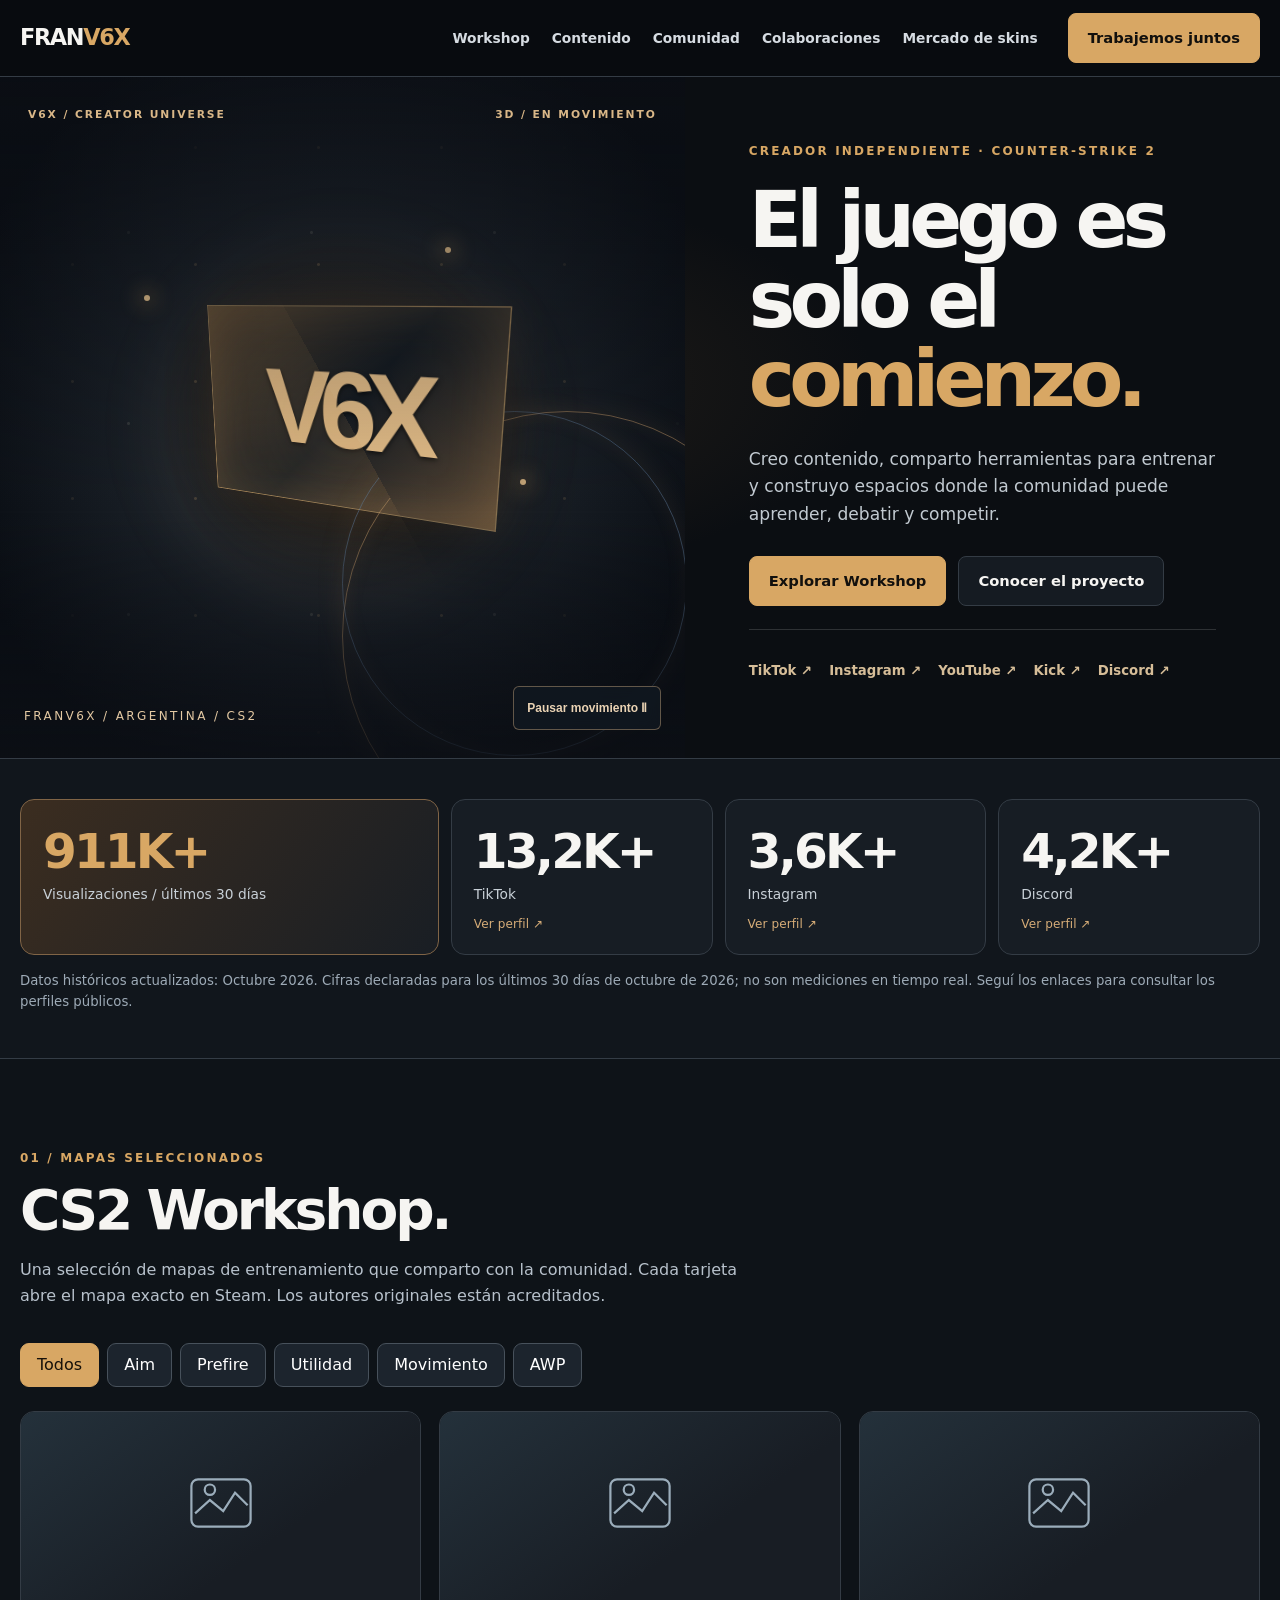
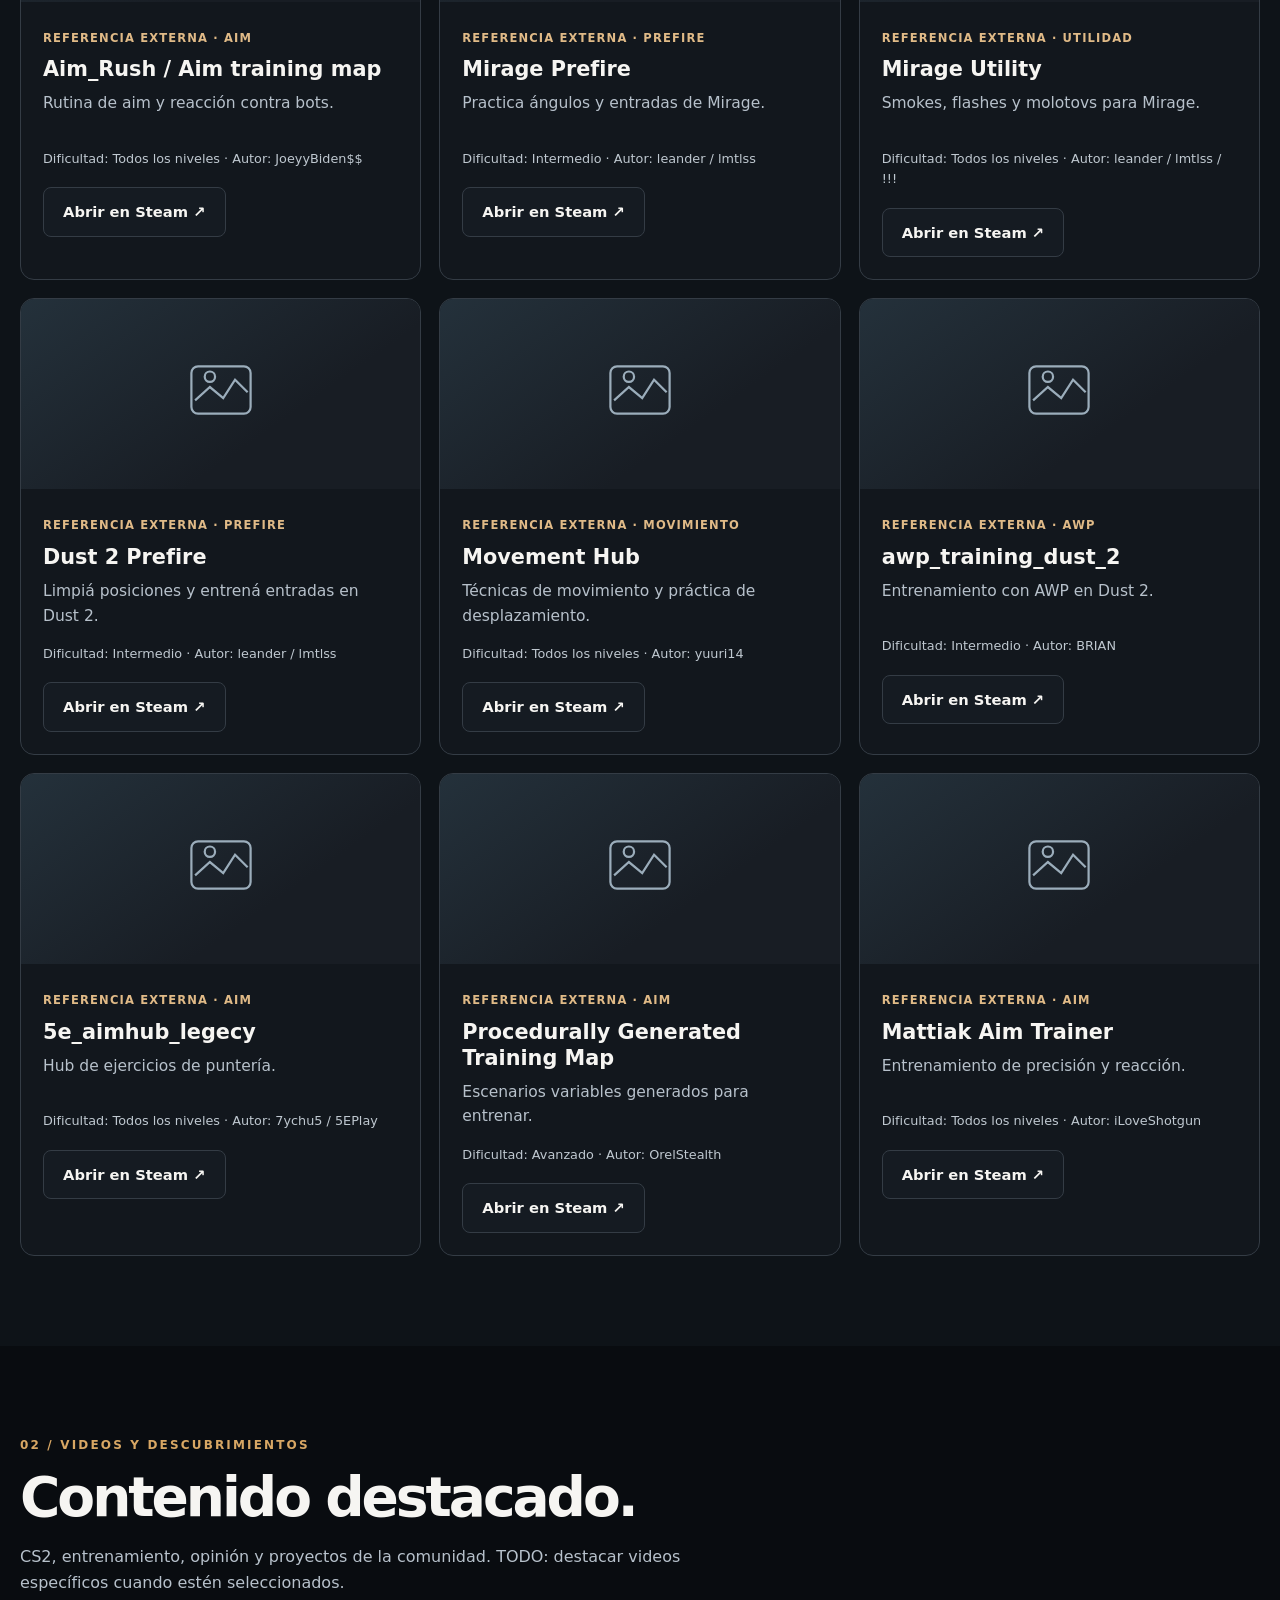
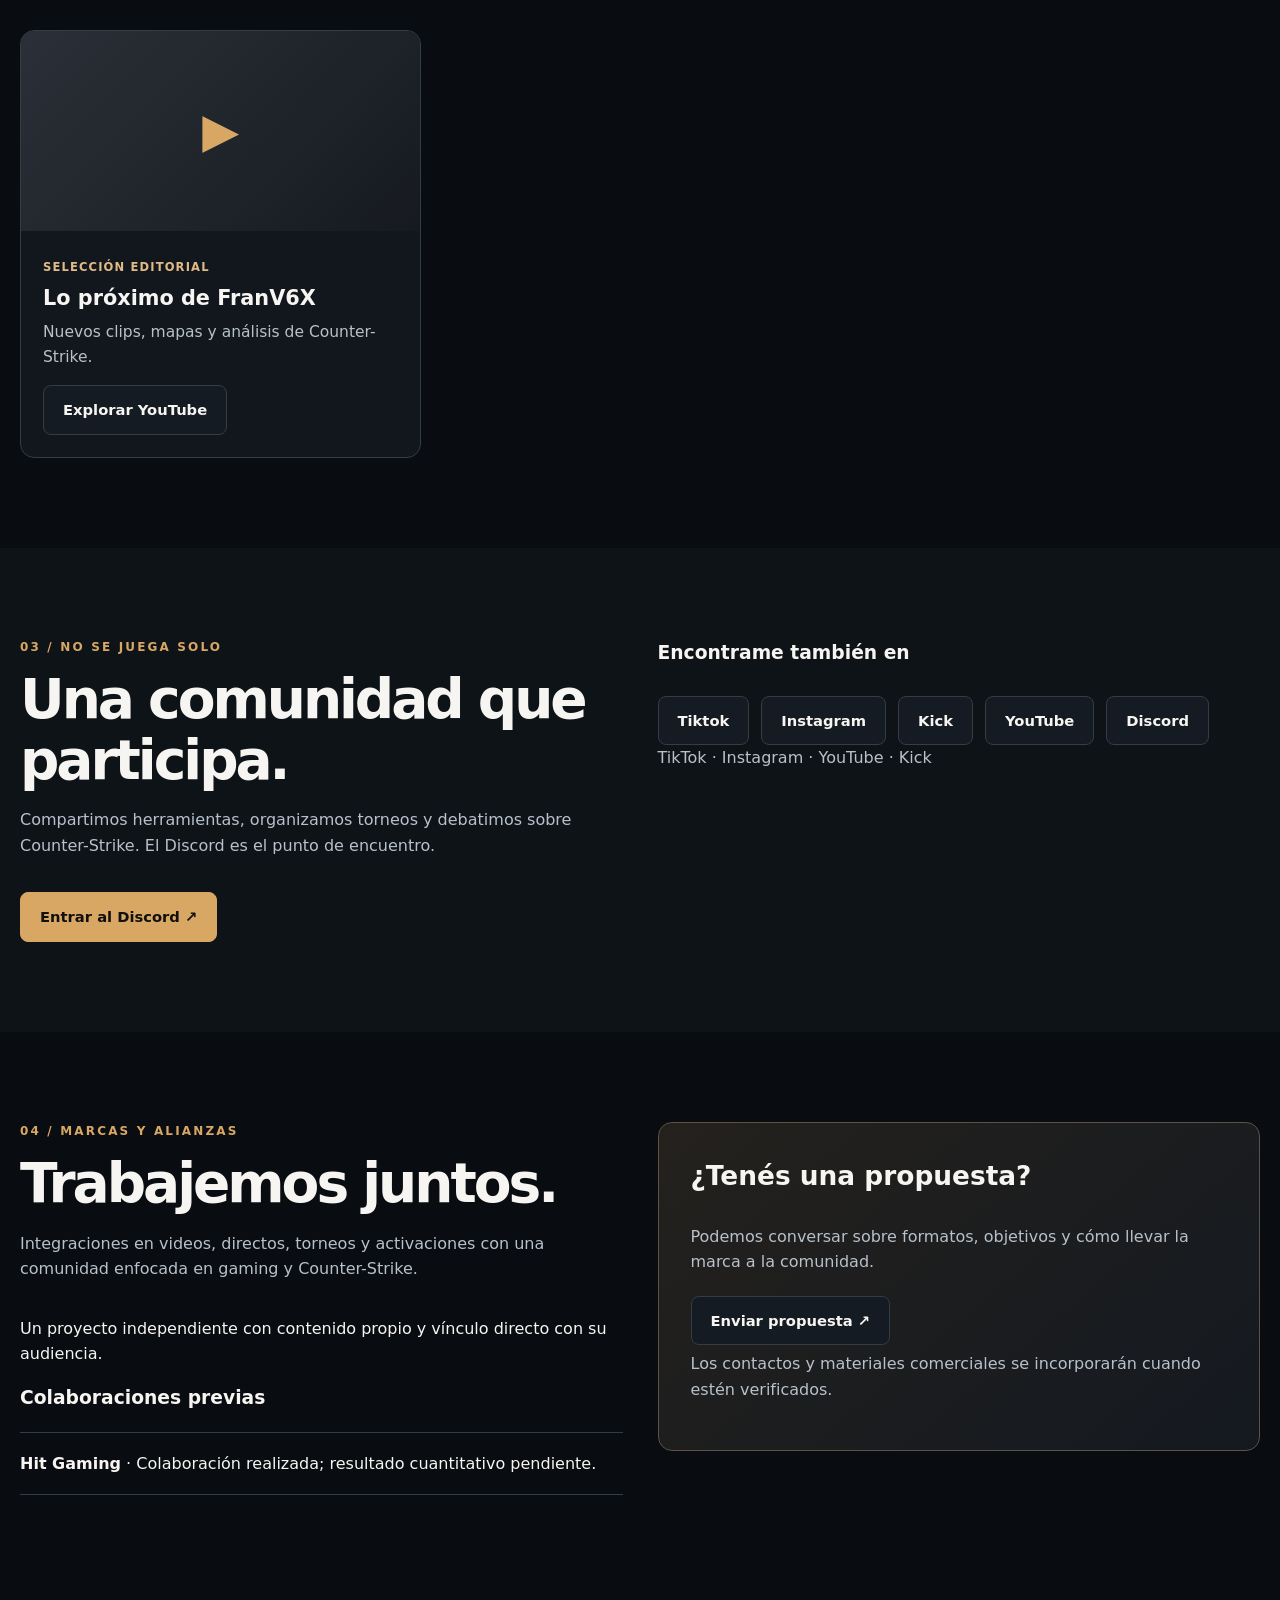
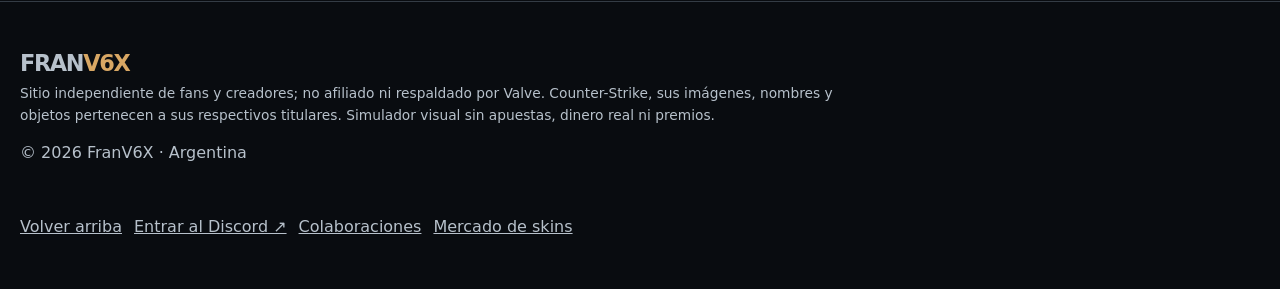
<file: index.html>
<!doctype html>
<html lang="es-AR">
<head>
<meta charset="utf-8">
<meta name="viewport" content="width=device-width,initial-scale=1">
<meta name="theme-color" content="#090c10">
<meta name="description" content="FranV6X: creador argentino de Counter-Strike 2. Mapas de Workshop, entrenamiento, videos, torneos y comunidad.">
<meta name="robots" content="index,follow">
<link rel="canonical" href="https://monkeypluser.github.io/PRUEBAS/">
<link rel="icon" href="./favicon.svg" type="image/svg+xml">
<meta property="og:type" content="website">
<meta property="og:locale" content="es_AR">
<meta property="og:title" content="FranV6X | Counter-Strike 2, Workshop y comunidad">
<meta property="og:description" content="Entrenamiento, mapas, contenido y comunidad de Counter-Strike 2 en Argentina.">
<meta property="og:url" content="https://monkeypluser.github.io/PRUEBAS/">
<!-- TODO: subir imagen real 1200x630 a og-cover.png y activar og:image y twitter:image. -->
<meta name="twitter:card" content="summary">
<meta name="twitter:title" content="FranV6X | Creator Universe">
<meta name="twitter:description" content="Counter-Strike 2, Workshop y comunidad en Argentina.">
<link rel="stylesheet" href="./styles.css?v=hero3">
<script type="application/ld+json">{"@context":"https://schema.org","@type":"Person","name":"FranV6X","url":"https://monkeypluser.github.io/PRUEBAS/","description":"Creador de contenido argentino de Counter-Strike 2","sameAs":["https://www.tiktok.com/@franv6x","https://www.instagram.com/franv6x/","https://kick.com/franv6x","https://www.youtube.com/@franv6x"]}</script>
<script defer src="./data.js"></script>
<script defer src="./app.js?v=hero3"></script>
<title>FranV6X | CS2 Workshop, contenido y comunidad</title>
</head>
<body>
<a href="#principal" class="skip">Saltar al contenido</a>
<header class="site-header">
 <div class="container header-inner">
  <a href="#inicio" class="brand" aria-label="FranV6X, ir al inicio">FRAN<b>V6X</b></a>
  <button id="menu-toggle" class="menu-toggle" type="button" aria-controls="menu" aria-expanded="false">Menú ☰</button>
  <nav id="menu" class="menu" aria-label="Navegación principal">
   <a href="#workshop">Workshop</a><a href="#contenido">Contenido</a><a href="#comunidad">Comunidad</a><a href="#colaboraciones">Colaboraciones</a><a href="./skins.html">Mercado de skins</a>
  </nav>
  <a href="#colaboraciones" class="btn btn-primary header-cta">Trabajemos juntos</a>
 </div>
</header>
<main id="principal">
 <section id="inicio" class="hero" aria-labelledby="hero-title">
  <div class="hero-art hero-motion" id="hero-art" aria-label="Identidad V6X tridimensional con rotación continua e interacción con el cursor">
  <div class="motion-stars" aria-hidden="true"></div>
  <div class="motion-stage" aria-hidden="true">
    <div class="motion-halo motion-halo-a"></div>
    <div class="motion-halo motion-halo-b"></div>
    <div class="motion-turntable">
      <div class="motion-logo motion-logo-front">V6X</div>
      <div class="motion-logo motion-logo-back">V6X</div>
      <div class="motion-logo motion-logo-right"></div>
      <div class="motion-logo motion-logo-left"></div>
      <div class="motion-logo motion-logo-top"></div>
      <div class="motion-logo motion-logo-bottom"></div>
      <div class="motion-logo motion-logo-shadow"></div>
    </div>
    <div class="motion-spark motion-spark-one"></div>
    <div class="motion-spark motion-spark-two"></div>
    <div class="motion-spark motion-spark-three"></div>
  </div>
  <div class="hero-visual-caption" aria-hidden="true"><span>V6X / CREATOR UNIVERSE</span><span>3D / EN MOVIMIENTO</span></div>
  <button class="motion-toggle" type="button" id="motion-toggle" aria-label="Pausar animación 3D" aria-pressed="false">Pausar movimiento <span aria-hidden="true">Ⅱ</span></button>
  <small>FRANV6X / ARGENTINA / CS2</small>
</div>
  <div class="hero-copy">
   <div class="eyebrow">Creador independiente · Counter-Strike 2</div>
   <h1 id="hero-title">El juego es solo el <em>comienzo.</em></h1>
   <p>Creo contenido, comparto herramientas para entrenar y construyo espacios donde la comunidad puede aprender, debatir y competir.</p>
   <div class="action-row"><a class="btn btn-primary" href="#workshop">Explorar Workshop</a><a class="btn btn-ghost" href="#colaboraciones">Conocer el proyecto</a></div><div class="hero-socials" aria-label="Redes oficiales"><a href="https://www.tiktok.com/@franv6x" target="_blank" rel="noopener noreferrer">TikTok ↗</a><a href="https://www.instagram.com/franv6x/" target="_blank" rel="noopener noreferrer">Instagram ↗</a><a href="https://www.youtube.com/@franv6x" target="_blank" rel="noopener noreferrer">YouTube ↗</a><a href="https://kick.com/franv6x" target="_blank" rel="noopener noreferrer">Kick ↗</a><a href="https://discord.gg/gtzqGnXJwG" target="_blank" rel="noopener noreferrer">Discord ↗</a></div>
  </div>
 </section>
 <div class="metrics" aria-label="Métricas del canal"><div class="container"><div class="metrics-grid" id="metrics-grid"><p class="muted">Cargando métricas…</p></div><p class="metrics-foot" id="metrics-date">Datos de audiencia</p></div></div>
 <section id="workshop" class="section" aria-labelledby="workshop-title"><div class="container">
  <div class="eyebrow">01 / Mapas seleccionados</div>
  <h2 id="workshop-title" class="section-title">CS2 Workshop.</h2>
  <p class="section-intro">Una selección de mapas de entrenamiento que comparto con la comunidad. Cada tarjeta abre el mapa exacto en Steam. Los autores originales están acreditados.</p>
  <div class="filter-row" id="map-filters" aria-label="Filtrar mapas por categoría"></div>
  <div class="grid map-grid" id="map-grid"><p class="muted">Cargando selección de mapas…</p></div>
 </div></section>
 <section id="contenido" class="section" aria-labelledby="content-title"><div class="container">
  <div class="eyebrow">02 / Videos y descubrimientos</div><h2 id="content-title" class="section-title">Contenido destacado.</h2>
  <p class="section-intro">CS2, entrenamiento, opinión y proyectos de la comunidad. TODO: destacar videos específicos cuando estén seleccionados.</p>
  <div class="grid content-grid" id="clips-grid"></div>
 </div></section>
 <section id="comunidad" class="section" aria-labelledby="community-title"><div class="container community-layout">
  <div><div class="eyebrow">03 / No se juega solo</div><h2 id="community-title" class="section-title">Una comunidad que participa.</h2><p class="section-intro">Compartimos herramientas, organizamos torneos y debatimos sobre Counter-Strike. El Discord es el punto de encuentro.</p><a class="btn btn-primary" href="https://discord.gg/gtzqGnXJwG" id="discord-link" target="_blank" rel="noopener noreferrer">Entrar al Discord</a><p id="discord-todo" hidden>TODO: agregar invitación de Discord.</p></div>
  <div><h3>Encontrame también en</h3><div class="action-row" id="social-links"></div><p class="muted">TikTok · Instagram · YouTube · Kick</p></div>
 </div></section>
 <section id="colaboraciones" class="section" aria-labelledby="collab-title"><div class="container partner-layout">
  <div><div class="eyebrow">04 / Marcas y alianzas</div><h2 id="collab-title" class="section-title">Trabajemos juntos.</h2><p class="section-intro">Integraciones en videos, directos, torneos y activaciones con una comunidad enfocada en gaming y Counter-Strike.</p><p>Un proyecto independiente con contenido propio y vínculo directo con su audiencia.</p><div id="brand-list"><h3>Colaboraciones previas</h3></div></div>
  <div class="partner-panel"><h3>¿Tenés una propuesta?</h3><p class="muted">Podemos conversar sobre formatos, objetivos y cómo llevar la marca a la comunidad.</p><div id="contact-actions"></div><p class="muted">Los contactos y materiales comerciales se incorporarán cuando estén verificados.</p></div>
 </div></section>
</main>
<footer class="footer"><div class="container footer-content"><div><div class="brand">FRAN<b>V6X</b></div><p class="legal">Sitio independiente de fans y creadores; no afiliado ni respaldado por Valve. Counter-Strike, sus imágenes, nombres y objetos pertenecen a sus respectivos titulares. Simulador visual sin apuestas, dinero real ni premios.</p><p class="muted">© 2026 FranV6X · Argentina</p></div><div><a href="#inicio">Volver arriba</a><a id="discord-nav" href="https://discord.gg/gtzqGnXJwG" target="_blank" rel="noopener noreferrer">Entrar al Discord</a><a href="#colaboraciones">Colaboraciones</a><a href="./skins.html">Mercado de skins</a></div></div></footer>

</body></html>
</file>
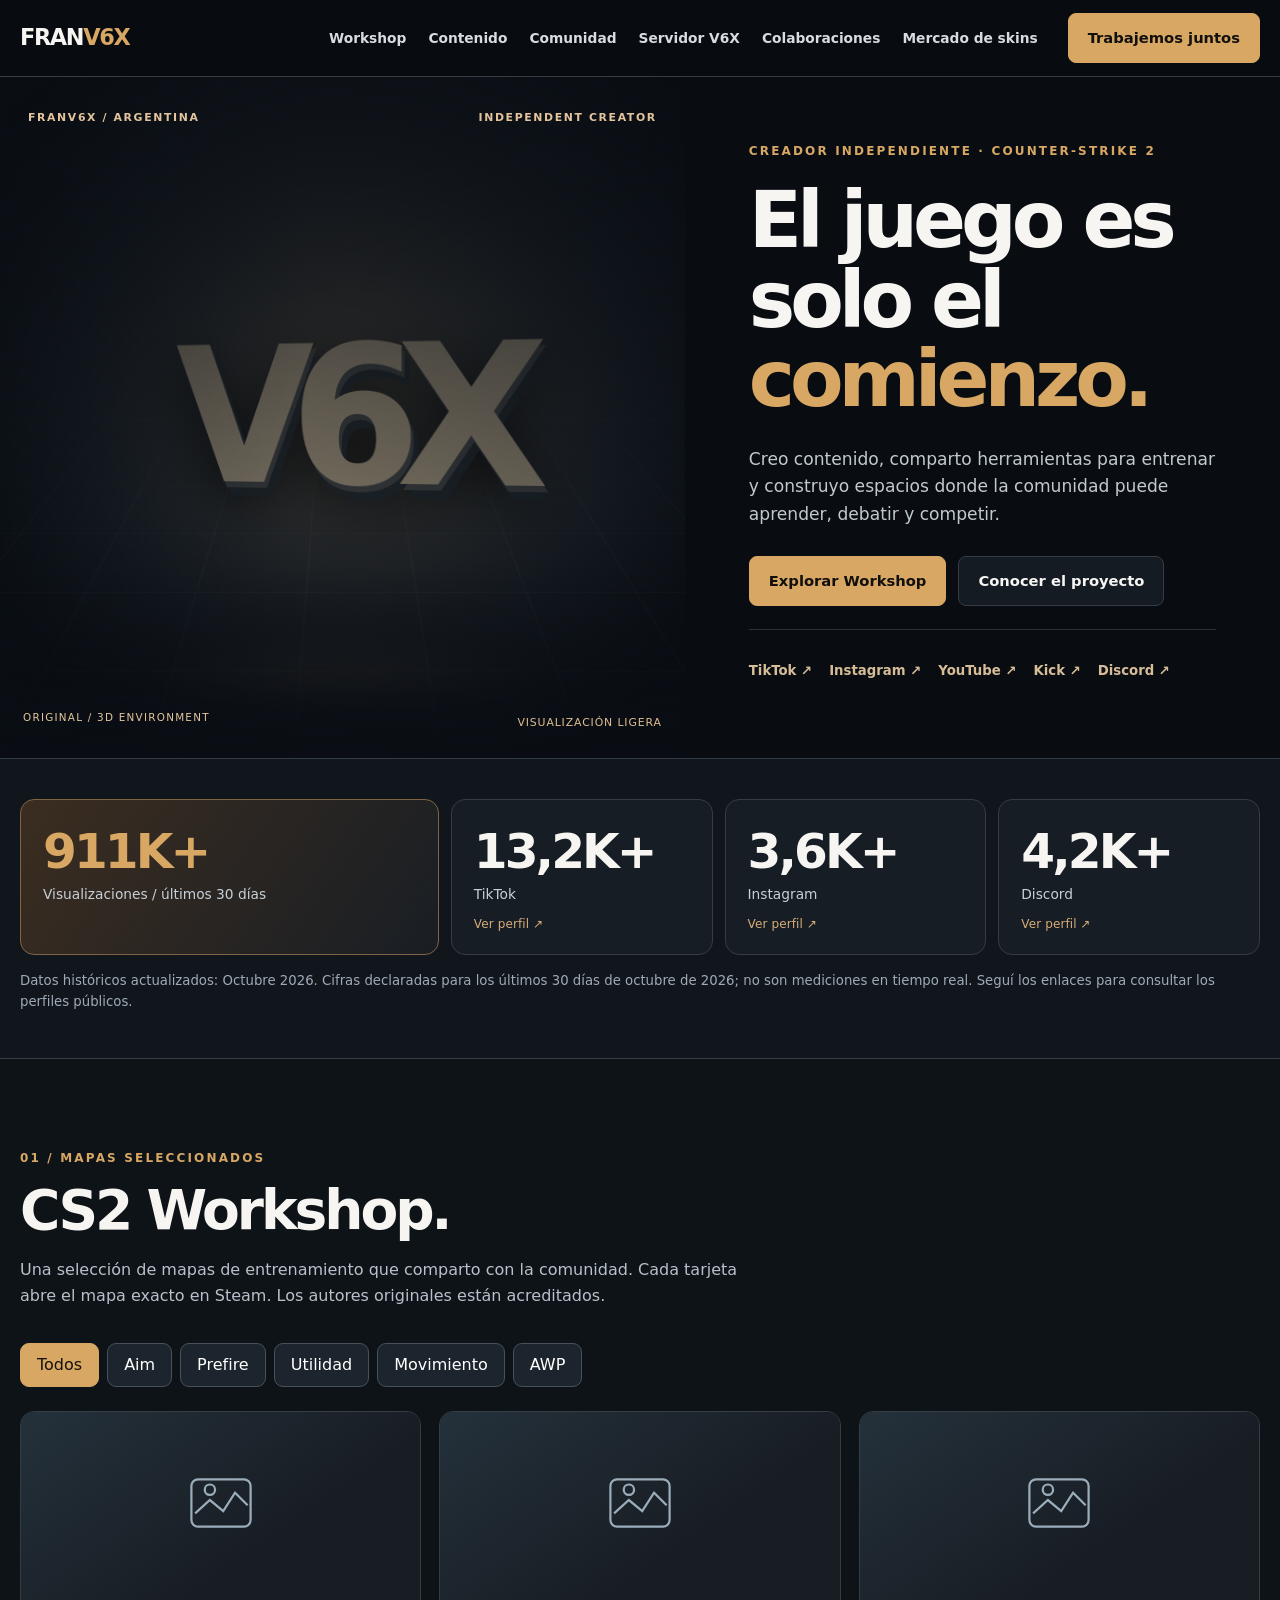
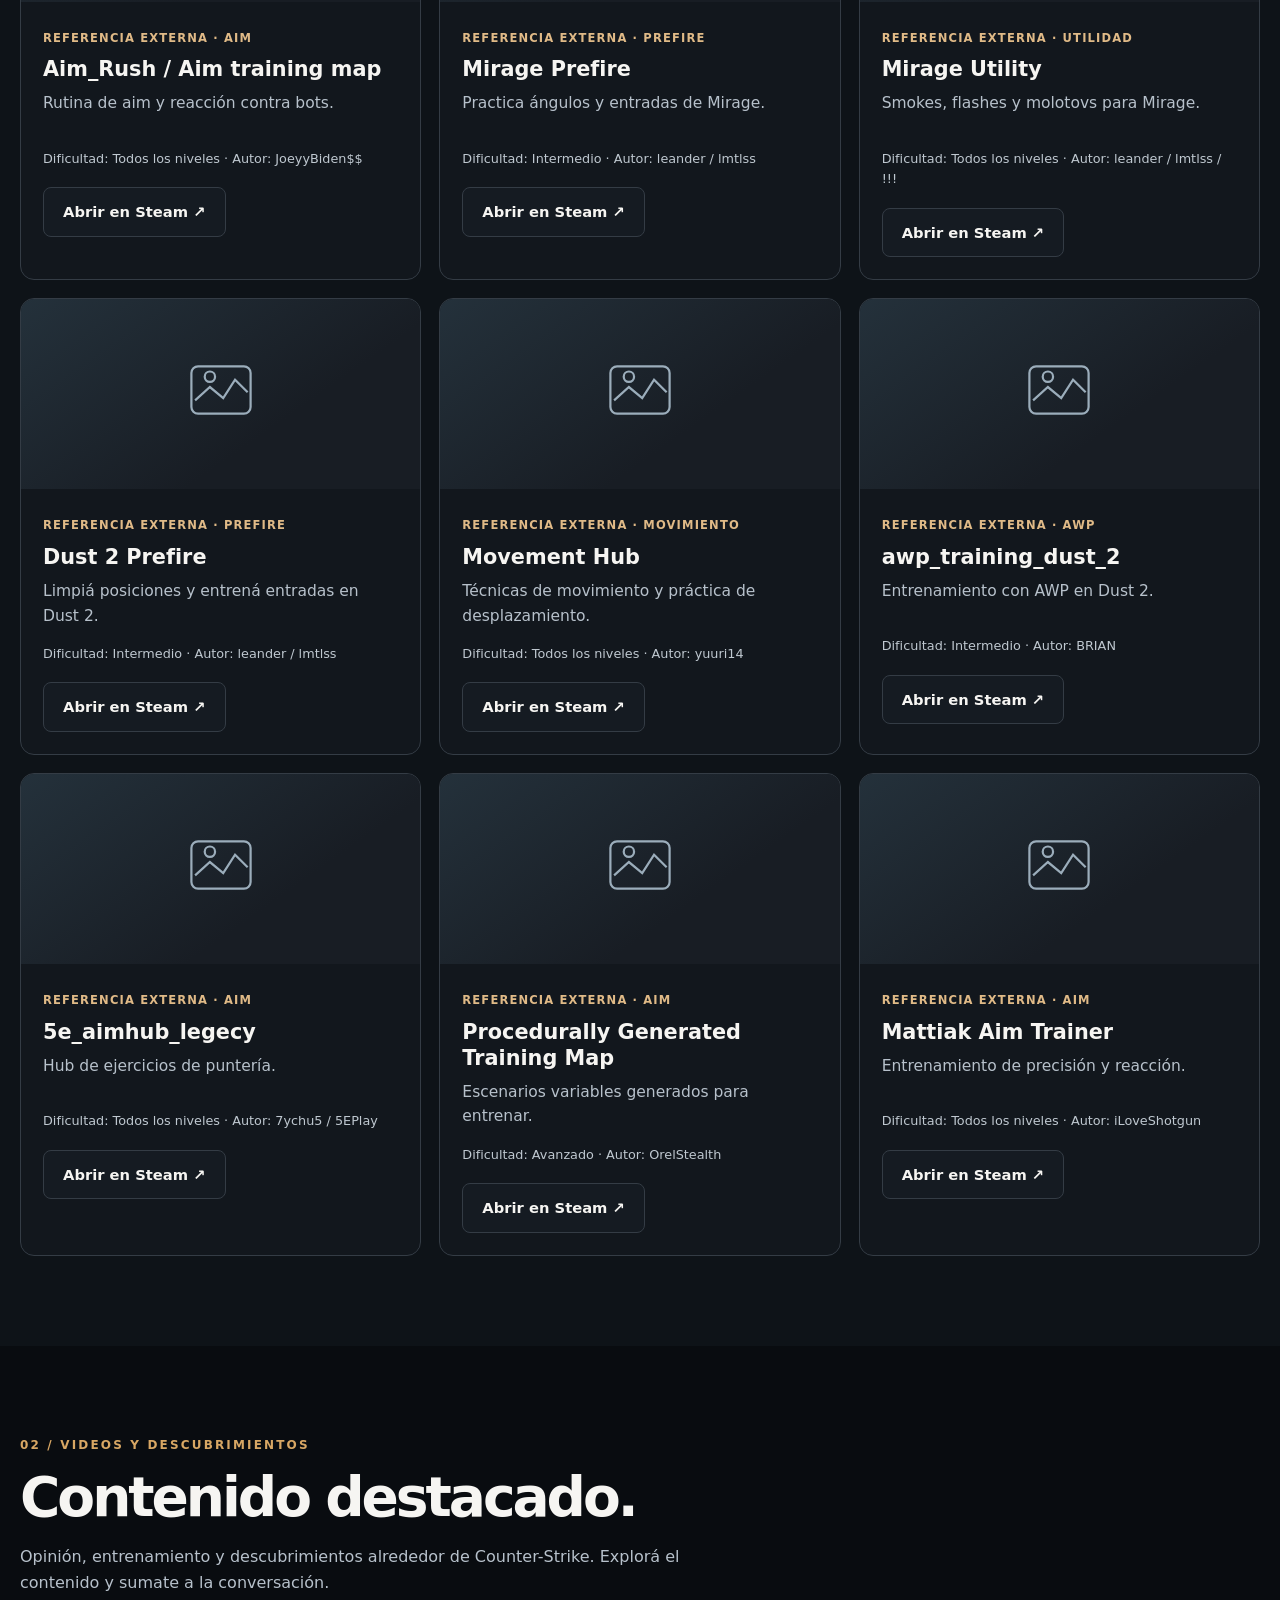
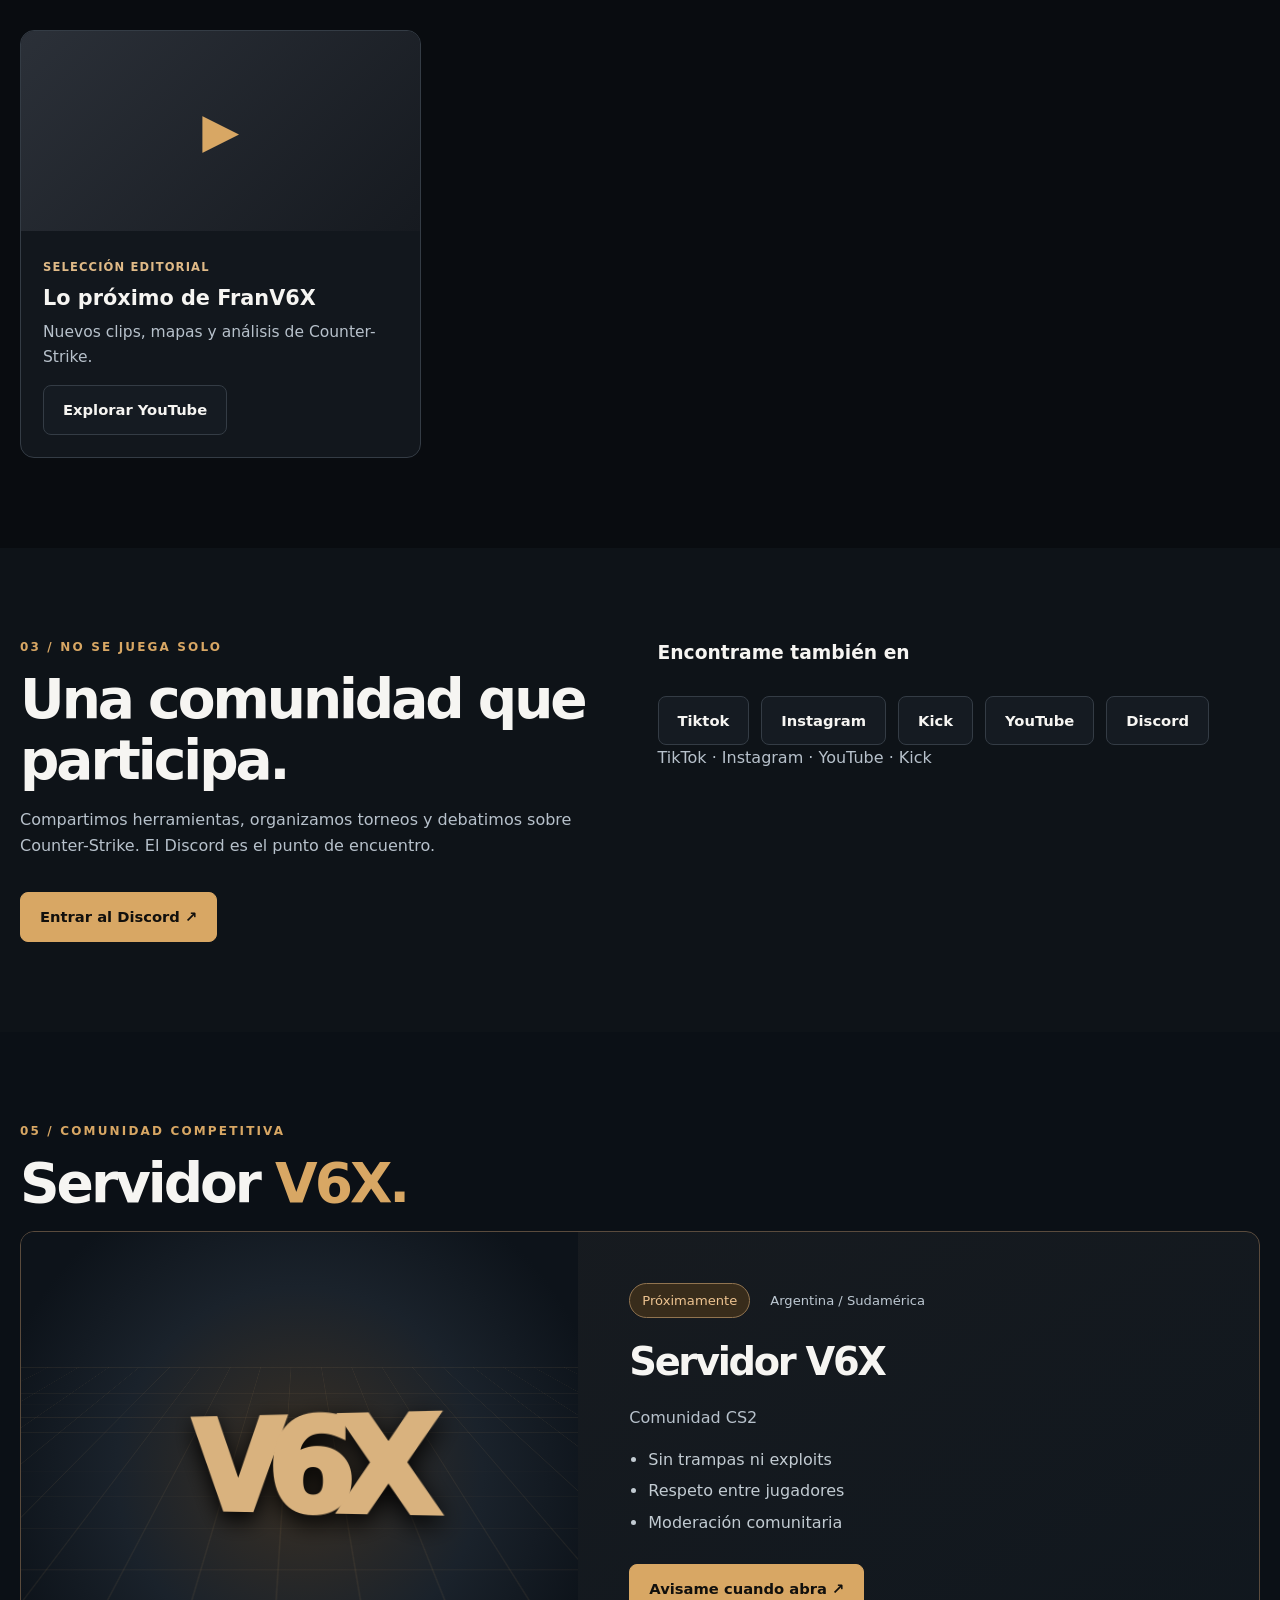
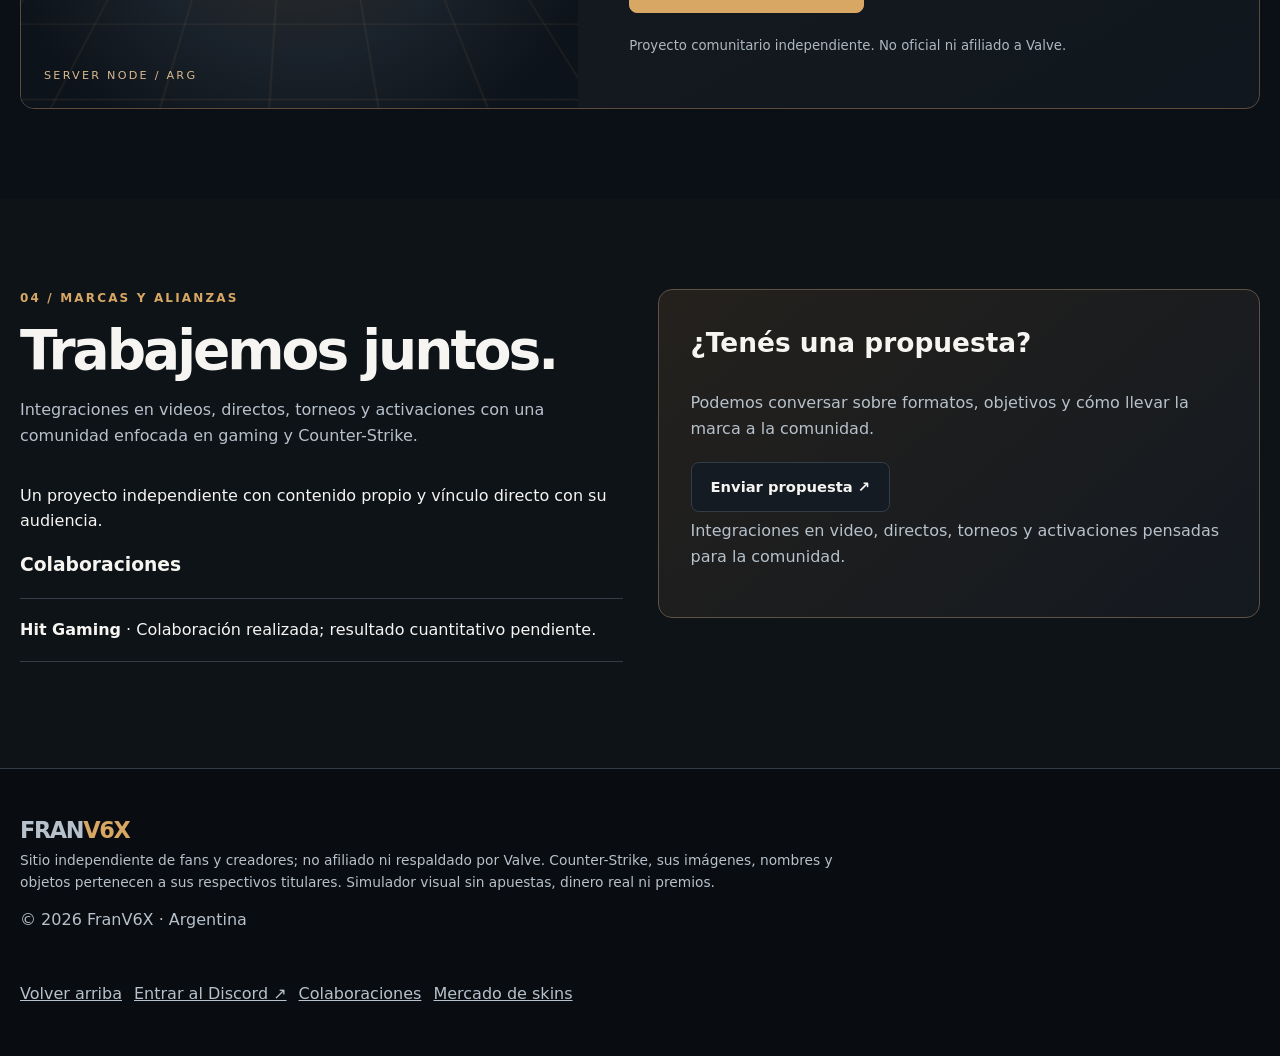
<file: preview-3d.html>
<!doctype html>
<html lang="es-AR">
<head>
<meta charset="utf-8">
<meta name="viewport" content="width=device-width,initial-scale=1">
<meta name="theme-color" content="#090c10">
<meta name="description" content="FranV6X: creador argentino de Counter-Strike 2. Mapas de Workshop, entrenamiento, videos, torneos y comunidad.">
<link rel="canonical" href="https://monkeypluser.github.io/PRUEBAS/">
<!-- DRAFT: keep noindex. Launch: remove this tag; update title, canonical, sitemap.xml and robots.txt. -->
<meta name="robots" content="noindex,follow">
<link rel="icon" href="./favicon.svg" type="image/svg+xml">
<meta property="og:type" content="website">
<meta property="og:locale" content="es_AR">
<meta property="og:title" content="FranV6X | Counter-Strike 2, Workshop y comunidad">
<meta property="og:description" content="Entrenamiento, mapas, contenido y comunidad de Counter-Strike 2 en Argentina.">
<meta property="og:url" content="https://monkeypluser.github.io/PRUEBAS/">
<!-- Original generated 1200x630 PNG; replace with a final brand image when approved. -->
<meta name="twitter:card" content="summary_large_image">
<meta property="og:image" content="https://monkeypluser.github.io/PRUEBAS/og-cover.png">
<meta property="og:image:width" content="1200"><meta property="og:image:height" content="630">
<meta name="twitter:image" content="https://monkeypluser.github.io/PRUEBAS/og-cover.png">
<meta name="twitter:title" content="FranV6X | Creator Universe">
<meta name="twitter:description" content="Counter-Strike 2, Workshop y comunidad en Argentina.">
<link rel="stylesheet" href="./styles.css?v=fix6">
<link rel="stylesheet" href="./preview.css?v=fix6">
<script type="application/ld+json">{"@context":"https://schema.org","@type":"Person","name":"FranV6X","url":"https://monkeypluser.github.io/PRUEBAS/","description":"Creador de contenido argentino de Counter-Strike 2","sameAs":["https://www.tiktok.com/@franv6x","https://www.instagram.com/franv6x/","https://kick.com/franv6x","https://www.youtube.com/@franv6x"]}</script>
<script defer src="./config.js?v=fix6"></script>
<script defer src="./data.js?v=fix6"></script>
<script defer src="./app.js?v=fix6"></script>
<title>FranV6X | Portada 3D — revisión visual</title>
</head>
<body>
<a href="#principal" class="skip">Saltar al contenido</a>
<header class="site-header">
 <div class="container header-inner">
  <a href="#inicio" class="brand" aria-label="FranV6X, ir al inicio">FRAN<b>V6X</b></a>
  <button id="menu-toggle" class="menu-toggle" type="button" aria-controls="menu" aria-expanded="false">Menú ☰</button>
  <nav id="menu" class="menu" aria-label="Navegación principal">
   <a href="#workshop">Workshop</a><a href="#contenido">Contenido</a><a href="#comunidad">Comunidad</a><a href="#servidor">Servidor V6X</a><a href="#colaboraciones">Colaboraciones</a><a href="./skins.html">Mercado de skins</a>
  </nav>
  <a href="#colaboraciones" class="btn btn-primary header-cta">Trabajemos juntos</a>
 </div>
</header>
<main id="principal">
 <section id="inicio" class="hero" aria-labelledby="hero-title">
  <div class="hero-art premium-webgl" id="hero-art">
  <div class="hero-still" aria-hidden="true"><div class="hero-still-grid"></div><div class="hero-still-logo">V6X</div><div class="hero-still-floor"></div></div>
  <canvas id="hero-canvas" aria-hidden="true"></canvas>
  <div class="scene-vignette" aria-hidden="true"></div>
  <div class="scene-topline" aria-hidden="true"><span>FRANV6X / ARGENTINA</span><span>INDEPENDENT CREATOR</span></div>
  <div class="scene-controls"><span class="scene-status" id="scene-status">UNIVERSO V6X</span><button id="enable-gyro" type="button" hidden>Activar movimiento</button></div>
  <small>ORIGINAL / 3D ENVIRONMENT</small>
</div>
  <div class="hero-copy">
   <div class="eyebrow">Creador independiente · Counter-Strike 2</div>
   <h1 id="hero-title">El juego es solo el <em>comienzo.</em></h1>
   <p>Creo contenido, comparto herramientas para entrenar y construyo espacios donde la comunidad puede aprender, debatir y competir.</p>
   <div class="action-row"><a class="btn btn-primary" href="#workshop">Explorar Workshop</a><a class="btn btn-ghost" href="#colaboraciones">Conocer el proyecto</a></div><div class="hero-socials" aria-label="Redes oficiales"><a href="https://www.tiktok.com/@franv6x" target="_blank" rel="noopener noreferrer">TikTok ↗</a><a href="https://www.instagram.com/franv6x/" target="_blank" rel="noopener noreferrer">Instagram ↗</a><a href="https://www.youtube.com/@franv6x" target="_blank" rel="noopener noreferrer">YouTube ↗</a><a href="https://kick.com/franv6x" target="_blank" rel="noopener noreferrer">Kick ↗</a><a href="https://discord.gg/gtzqGnXJwG" target="_blank" rel="noopener noreferrer">Discord ↗</a></div>
  </div>
 </section>
 <div class="metrics" aria-label="Métricas del canal"><div class="container"><div class="metrics-grid" id="metrics-grid"><div class="metric-skeleton" aria-hidden="true"></div><div class="metric-skeleton" aria-hidden="true"></div><div class="metric-skeleton" aria-hidden="true"></div><div class="metric-skeleton" aria-hidden="true"></div></div><p class="metrics-foot" id="metrics-date">Datos de audiencia</p></div></div>
 <section id="workshop" class="section" aria-labelledby="workshop-title"><div class="container">
  <div class="eyebrow">01 / Mapas seleccionados</div>
  <h2 id="workshop-title" class="section-title">CS2 Workshop.</h2>
  <p class="section-intro">Una selección de mapas de entrenamiento que comparto con la comunidad. Cada tarjeta abre el mapa exacto en Steam. Los autores originales están acreditados.</p>
  <div class="filter-row" id="map-filters" aria-label="Filtrar mapas por categoría"></div>
  <div class="grid map-grid" id="map-grid"><div class="map-skeleton" aria-hidden="true"></div><div class="map-skeleton" aria-hidden="true"></div><div class="map-skeleton" aria-hidden="true"></div></div>
 </div></section>
 <section id="contenido" class="section" aria-labelledby="content-title"><div class="container">
  <div class="eyebrow">02 / Videos y descubrimientos</div><h2 id="content-title" class="section-title">Contenido destacado.</h2>
  <p class="section-intro">Opinión, entrenamiento y descubrimientos alrededor de Counter-Strike. Explorá el contenido y sumate a la conversación.</p>
  <div class="grid content-grid" id="clips-grid"></div>
 </div></section>
 <section id="comunidad" class="section" aria-labelledby="community-title"><div class="container community-layout">
  <div><div class="eyebrow">03 / No se juega solo</div><h2 id="community-title" class="section-title">Una comunidad que participa.</h2><p class="section-intro">Compartimos herramientas, organizamos torneos y debatimos sobre Counter-Strike. El Discord es el punto de encuentro.</p><a class="btn btn-primary" href="https://discord.gg/gtzqGnXJwG" id="discord-link" target="_blank" rel="noopener noreferrer">Entrar al Discord</a></div>
  <div><h3>Encontrame también en</h3><div class="action-row" id="social-links"></div><p class="muted">TikTok · Instagram · YouTube · Kick</p></div>
 </div></section>
<section id="servidor" class="section server-section" aria-labelledby="server-title"><div class="container">
<div class="eyebrow">05 / Comunidad competitiva</div><h2 id="server-title" class="section-title">Servidor <span class="gold-text">V6X.</span></h2>
<div class="server-card"><div class="server-art" aria-hidden="true"><div class="server-art-core">V6X</div><span>SERVER NODE / ARG</span></div>
<div class="server-content"><div class="server-topline"><span id="server-state" class="server-state">Próximamente</span><span id="server-region">Argentina / Sudamérica</span></div>
<h3 id="server-name">Servidor V6X</h3><p id="server-mode" class="muted">Comunidad CS2</p>
<ul id="server-rules" class="server-rules"></ul>
<p id="server-live-data" class="server-meta" hidden></p>
<div class="action-row"><a class="btn btn-primary" href="https://discord.gg/gtzqGnXJwG" target="_blank" rel="noopener noreferrer">Avisame cuando abra ↗</a><a id="server-connect" class="btn btn-ghost" href="#" hidden>Conectarse</a><button id="server-copy" class="btn btn-ghost" type="button" hidden>Copiar IP</button></div>
<p class="server-legal">Proyecto comunitario independiente. No oficial ni afiliado a Valve.</p></div></div>
</div></section>
 <section id="colaboraciones" class="section" aria-labelledby="collab-title"><div class="container partner-layout">
  <div><div class="eyebrow">04 / Marcas y alianzas</div><h2 id="collab-title" class="section-title">Trabajemos juntos.</h2><p class="section-intro">Integraciones en videos, directos, torneos y activaciones con una comunidad enfocada en gaming y Counter-Strike.</p><p>Un proyecto independiente con contenido propio y vínculo directo con su audiencia.</p><div id="brand-list"><h3>Colaboraciones</h3></div></div>
  <div class="partner-panel"><h3>¿Tenés una propuesta?</h3><p class="muted">Podemos conversar sobre formatos, objetivos y cómo llevar la marca a la comunidad.</p><div id="contact-actions"></div><p class="muted">Integraciones en video, directos, torneos y activaciones pensadas para la comunidad.</p></div>
 </div></section>
</main>
<footer class="footer"><div class="container footer-content"><div><div class="brand">FRAN<b>V6X</b></div><p class="legal">Sitio independiente de fans y creadores; no afiliado ni respaldado por Valve. Counter-Strike, sus imágenes, nombres y objetos pertenecen a sus respectivos titulares. Simulador visual sin apuestas, dinero real ni premios.</p><p class="muted">© 2026 FranV6X · Argentina</p></div><div><a href="#inicio">Volver arriba</a><a id="discord-nav" href="https://discord.gg/gtzqGnXJwG" target="_blank" rel="noopener noreferrer">Entrar al Discord</a><a href="#colaboraciones">Colaboraciones</a><a href="./skins.html">Mercado de skins</a></div></div></footer>

</body></html>
</file>
<file: styles.css>
:root{--bg:#090c10;--panel:#12171d;--panel2:#191f27;--line:#343c45;--ink:#f6f5f2;--muted:#b7c1cb;--gold:#d8a764;--focus:#f4c681;--radius:14px;--wide:1240px;--shadow:0 20px 80px #0008}
*{box-sizing:border-box}html{scroll-behavior:smooth;scroll-padding-top:94px}body{margin:0;background:var(--bg);color:var(--ink);font:16px/1.6 system-ui,-apple-system,"Segoe UI",sans-serif}body.modal-open{overflow:hidden}a{color:inherit}a:not(.btn):hover{color:var(--gold)}button,input{font:inherit}button{cursor:pointer}button:disabled{cursor:wait;opacity:.6}:focus-visible{outline:3px solid var(--focus);outline-offset:4px}::selection{background:#d8a764;color:#0a0b0d}.skip{position:fixed;top:-80px;left:16px;z-index:1000;background:var(--gold);color:#111;padding:12px}.skip:focus{top:12px}.container{width:min(var(--wide),calc(100% - 40px));margin-inline:auto}.eyebrow{font-size:.75rem;text-transform:uppercase;letter-spacing:.18em;color:var(--gold);font-weight:800}.muted{color:var(--muted)}.site-header{position:sticky;top:0;z-index:60;backdrop-filter:blur(18px);background:#090c10ee;border-bottom:1px solid var(--line)}.header-inner{min-height:76px;display:flex;align-items:center;gap:30px}.brand{margin-right:auto;text-decoration:none;font-size:1.4rem;letter-spacing:-.06em;font-weight:900}.brand b{color:var(--gold)}.menu{display:flex;align-items:center;gap:22px}.menu a{text-decoration:none;font-size:.86rem;font-weight:750;color:#d6dce2}.menu a[aria-current="location"]{color:var(--gold)}.menu-toggle{display:none;background:var(--panel2);border:1px solid var(--line);padding:10px 14px;border-radius:var(--radius);color:white;min-height:44px}.btn{min-height:46px;display:inline-flex;align-items:center;justify-content:center;text-decoration:none;padding:12px 19px;border-radius:8px;font-weight:800;font-size:.92rem;border:1px solid var(--line);transition:transform .2s,border-color .2s,background .2s;gap:9px}.btn:hover{transform:translateY(-2px);border-color:var(--gold)}.btn-primary{background:var(--gold);color:#12100d;border-color:var(--gold)}.btn-ghost{background:#151b22;color:var(--ink)}.btn:focus-visible{outline-color:var(--focus)}.hero{min-height:620px;display:grid;grid-template-columns:1.07fr .93fr;align-items:stretch;border-bottom:1px solid var(--line);background:radial-gradient(ellipse at 22% 45%,#2b241b 0%,transparent 42%),#0b0e12}.hero-art{position:relative;min-height:540px;overflow:hidden;background:radial-gradient(ellipse at center,#272d32,#0d1116 70%)}.hero-art:after{content:"";position:absolute;inset:0;pointer-events:none;background:linear-gradient(0deg,#0c0f15c5,transparent 36%,#0c0f1590)}#hero-canvas{position:absolute;inset:0;width:100%;height:100%;display:block}.hero-art small{position:absolute;z-index:2;left:34px;bottom:28px;letter-spacing:.2em;color:#e4c9a3;font-size:.75rem}.hero-fallback{position:absolute;inset:0;display:grid;place-items:center;color:#be9767;font-size:clamp(6rem,12vw,13rem);font-weight:950;letter-spacing:-.12em;opacity:.4}.hero-art.is-3d .hero-fallback{display:none}.hero-copy{max-width:600px;align-self:center;padding:65px clamp(26px,5vw,85px)}h1,h2,h3,p{margin-top:0}h1{font-size:clamp(3.2rem,6.1vw,6.2rem);letter-spacing:-.075em;line-height:1.02;margin:20px 0 26px}h1 em{font-style:normal;color:var(--gold)}.hero-copy p{max-width:470px;color:#c1c9d0;font-size:1.07rem}.action-row{display:flex;flex-wrap:wrap;gap:12px;margin-top:28px}.section{padding:90px 0}.section:nth-of-type(even){background:#0e1318}.section-title{font-size:clamp(2.2rem,4.3vw,4rem);line-height:1.1;letter-spacing:-.055em;margin:12px 0 17px}.section-intro{max-width:740px;color:var(--muted);margin-bottom:34px}.metrics{padding:40px 0 45px;background:#11161c;border-bottom:1px solid var(--line)}.metrics-grid{display:grid;grid-template-columns:1.6fr repeat(3,1fr);gap:12px}.metric{padding:20px 22px;border:1px solid var(--line);border-radius:var(--radius);background:#171d24}.metric.featured{background:linear-gradient(125deg,#3b2d20,#191e24);border-color:#806446}.metric strong{display:block;font-size:clamp(2rem,3.8vw,3.6rem);letter-spacing:-.06em;line-height:1.3;font-variant-numeric:tabular-nums}.metric.featured strong{color:var(--gold)}.metric span{display:block;color:#c8d0d7;font-size:.86rem}.metrics-foot{font-size:.83rem;color:#9eabb7;margin:15px 0 0}.grid{display:grid;gap:18px}.map-grid{grid-template-columns:repeat(3,minmax(0,1fr))}.filter-row{display:flex;gap:8px;flex-wrap:wrap;margin-bottom:24px}.filter{min-height:44px;border:1px solid #47515b;background:#1c242d;color:white;border-radius:9px;padding:8px 16px}.filter[aria-pressed="true"]{background:var(--gold);color:#17110a;border-color:var(--gold)}.card{background:var(--panel);border:1px solid var(--line);border-radius:var(--radius);overflow:hidden;transition:transform .25s,border-color .25s}.card:hover,.card:focus-within{transform:translateY(-3px);border-color:#ad8556}.card-image{height:190px;background:linear-gradient(145deg,#24313b,#181d24 65%);display:grid;place-items:center;position:relative;overflow:hidden}.card-image img{width:100%;height:100%;object-fit:cover}.card-image.object img{object-fit:contain;padding:16px}.card-image svg{width:74px;height:74px;color:#9badbb}.card-content{padding:22px}.card-content h3{font-size:1.3rem;line-height:1.25;margin:8px 0}.card-content p{color:var(--muted);font-size:.97rem;min-height:42px}.card-meta{color:#bfc8d0;font-size:.8rem}.card-actions{display:flex;gap:8px;flex-wrap:wrap;margin-top:18px}.placeholder-label{color:#e0ba87;font-size:.72rem;font-weight:800;letter-spacing:.1em;text-transform:uppercase}.empty{border:1px dashed #6a7480;border-radius:var(--radius);padding:28px;color:var(--muted)}.content-grid{grid-template-columns:repeat(3,minmax(0,1fr))}.video-placeholder{height:200px;display:grid;place-items:center;background:linear-gradient(135deg,#2b3038,#161a20)}.video-placeholder span{font-size:3rem;color:var(--gold)}.community-layout,.partner-layout{display:grid;grid-template-columns:1fr 1fr;gap:35px;align-items:start}.list-line{border-top:1px solid var(--line);padding:18px 0}.list-line:last-child{border-bottom:1px solid var(--line)}.partner-panel{background:linear-gradient(140deg,#24211d,#141920);border:1px solid #5f5144;padding:32px;border-radius:var(--radius)}.partner-panel h3{font-size:1.65rem}.partner-panel .btn{margin:5px 8px 6px 0}.case-grid{grid-template-columns:repeat(4,minmax(0,1fr))}.case-button{display:block;text-align:left;width:100%;color:inherit;border:1px solid var(--line);border-radius:var(--radius);background:var(--panel);overflow:hidden;padding:0;min-height:255px}.case-button:hover{border-color:var(--gold)}.case-name{padding:15px;display:block;font-weight:800}.case-count{margin-bottom:20px;color:#c4cbd3}.skeleton{height:230px;background:linear-gradient(100deg,#17202a,#29313b,#17202a);background-size:200% 100%;animation:shimmer 1.3s infinite;border-radius:var(--radius)}@keyframes shimmer{to{background-position-x:-200%}}.notice{border-left:3px solid var(--gold);padding:14px 18px;margin:15px 0;background:#29251f;color:#e9dfd0}.case-dialog{border:1px solid #806b50;border-radius:var(--radius);padding:0;background:#161c23;color:white;width:min(950px,calc(100% - 30px));max-height:90vh;box-shadow:var(--shadow)}.case-dialog::backdrop{background:#000d;backdrop-filter:blur(5px)}.dialog-inner{padding:24px}.dialog-head{display:flex;align-items:start;justify-content:space-between;gap:18px}.icon-button{width:44px;height:44px;border:1px solid #66707b;border-radius:8px;background:#202731;color:white;font-size:1.6rem}.dialog-media{max-height:175px;max-width:260px;object-fit:contain}.skin-grid{display:grid;grid-template-columns:repeat(3,minmax(0,1fr));gap:10px;margin:20px 0}.skin-tile{background:#232b35;padding:12px;border:1px solid #44515f;border-bottom:3px solid var(--rarity,#7285a0);border-radius:8px;min-width:0}.skin-tile img{display:block;width:100%;height:94px;object-fit:contain}.skin-tile b{display:block;font-size:.85rem;overflow-wrap:anywhere}.roulette{position:relative;overflow:hidden;height:145px;border:1px solid #4c5967;background:#10161e;margin:16px 0}.roulette:after{content:"";position:absolute;top:0;bottom:0;left:50%;width:3px;background:var(--gold);box-shadow:0 0 12px var(--gold)}.roulette-track{display:flex;align-items:center;height:100%;gap:8px;padding:10px 0;will-change:transform}.roulette-card{flex:0 0 120px;background:#252d38;height:112px;display:flex;align-items:center;justify-content:center;flex-direction:column;border-bottom:3px solid var(--rarity,#7285a0);padding:8px;text-align:center}.roulette-card img{max-width:100%;height:70px;object-fit:contain}.roulette-card span{font-size:.72rem;line-height:1.2}.footer{border-top:1px solid var(--line);padding:44px 0;color:var(--muted)}.footer-content{display:flex;justify-content:space-between;gap:28px;flex-wrap:wrap}.footer a{display:inline-block;margin:5px 12px 5px 0}.legal{max-width:850px;font-size:.86rem}.sr-only{position:absolute!important;width:1px;height:1px;padding:0;margin:-1px;overflow:hidden;clip:rect(0,0,0,0);white-space:nowrap;border:0}
@media(max-width:1060px){.menu{gap:12px}.hero{grid-template-columns:1fr 1fr}.metrics-grid{grid-template-columns:repeat(2,1fr)}.map-grid{grid-template-columns:repeat(2,1fr)}.case-grid{grid-template-columns:repeat(3,1fr)}}
@media(max-width:760px){.header-inner{min-height:68px;flex-wrap:wrap}.menu-toggle{display:block}.menu{display:none;flex-basis:100%;flex-direction:column;align-items:stretch;padding:0 0 18px}.menu.open{display:flex}.menu a{min-height:44px;padding:10px}.header-cta{display:none}.hero{grid-template-columns:1fr}.hero-art{min-height:330px;order:0}.hero-copy{order:1;padding:40px 24px 60px}.hero{min-height:0}.map-grid,.content-grid,.community-layout,.partner-layout{grid-template-columns:1fr}.case-grid{grid-template-columns:repeat(2,minmax(0,1fr))}.section{padding:65px 0}.container{width:min(var(--wide),calc(100% - 30px))}.skin-grid{grid-template-columns:repeat(2,minmax(0,1fr))}.hero-art small{left:20px;bottom:18px}}
@media(max-width:390px){.metrics-grid{grid-template-columns:1fr 1fr}.metric{padding:13px}.metric strong{font-size:1.8rem}.case-grid{grid-template-columns:1fr 1fr}.card-image{height:150px}.case-button{min-height:205px}}
@media(prefers-reduced-motion:reduce){*,*:before,*:after{scroll-behavior:auto!important;animation:none!important;transition:none!important}html{scroll-behavior:auto}}

/* Hero V6X: dependency-free 3D sculpture, always visible if WebGL fails. */
.hero-art{isolation:isolate;perspective:950px;--hero-x:0deg;--hero-y:0deg;background:radial-gradient(ellipse at 55% 42%,#322920 0%,#17202a 43%,#090e14 80%)}
.hero-art .hero-fallback.hero-sculpture{position:absolute;inset:0;display:block;opacity:1;letter-spacing:normal;font-size:initial;color:inherit;text-shadow:none;overflow:hidden;pointer-events:none;transform:translateZ(0)}
.hero-art .hero-fallback.hero-sculpture:before{content:"";position:absolute;inset:0;background:repeating-linear-gradient(90deg,transparent 0 79px,#ffffff04 80px),repeating-linear-gradient(0deg,transparent 0 79px,#ffffff04 80px);transform:perspective(600px) rotateX(60deg) scale(1.8);opacity:.4}
.scene-depth{position:absolute;left:50%;top:48%;width:min(78%,450px);height:380px;transform:translate(-50%,-50%) rotateX(var(--hero-x)) rotateY(var(--hero-y));transform-style:preserve-3d;animation:sculpture-hover 7s ease-in-out infinite;will-change:transform}
.sculpture-core{position:absolute;left:50%;top:50%;width:280px;height:180px;transform:translate(-50%,-50%) rotateX(-15deg) rotateY(-30deg);transform-style:preserve-3d;animation:sculpture-turn 16s ease-in-out infinite}
.sculpture-face{position:absolute;inset:0;display:flex;align-items:center;justify-content:center;border:1px solid #d9aa7080;backface-visibility:hidden;box-shadow:inset 0 0 55px #b58b5740,0 0 55px #0009;background:linear-gradient(140deg,#473e35,#12171d 65%);clip-path:polygon(12% 0,100% 0,88% 100%,0 100%);font:900 102px/1 Inter,Arial,sans-serif;letter-spacing:-.11em}
.sculpture-face span{display:block;transform:scaleX(.93);background:linear-gradient(140deg,#fff3de,#bd8f58 55%,#574534);color:transparent;background-clip:text;-webkit-background-clip:text}
.sculpture-front{transform:translateZ(36px)}
.sculpture-back{transform:translateZ(-36px) rotateY(180deg)}
.sculpture-edge{clip-path:none;background:linear-gradient(125deg,#9d835c,#35383a 55%,#9d835c)}
.sculpture-right{width:72px;left:auto;transform:translateX(36px) rotateY(90deg);transform-origin:center}
.sculpture-left{width:72px;right:auto;transform:translateX(-36px) rotateY(90deg);transform-origin:center}
.sculpture-top,.sculpture-bottom{height:72px;top:auto;transform:translateY(36px) rotateX(90deg);transform-origin:center}
.sculpture-top{top:0;bottom:auto;transform:translateY(-36px) rotateX(90deg)}
.orbit{position:absolute;left:50%;top:50%;width:370px;height:370px;border:1px solid #c99b6350;border-radius:50%;box-shadow:0 0 34px #b7842922;transform-style:preserve-3d;pointer-events:none}
.orbit-one{transform:translate(-50%,-50%) rotateX(69deg) rotateY(18deg);animation:orbit-v6x 20s linear infinite}
.orbit-two{transform:translate(-50%,-50%) rotateX(22deg) rotateY(75deg);animation:orbit-v6x 25s linear infinite reverse}
.scene-spot{position:absolute;inset:12%;background:radial-gradient(ellipse,#d4a06025,transparent 55%);filter:blur(22px);mix-blend-mode:screen}
.hero-visual-caption{position:absolute;left:28px;right:28px;top:29px;display:flex;justify-content:space-between;gap:12px;z-index:5;font-size:.67rem;letter-spacing:.18em;font-weight:750;color:#d9b788;pointer-events:none}
.hero-art.is-3d .hero-sculpture{display:none}
.hero-art .hero-sculpture{transition:opacity .4s}
.metrics-grid a.metric{display:block;text-decoration:none;min-height:135px}
.metrics-grid a.metric:hover,.metrics-grid a.metric:focus-visible{border-color:var(--gold);transform:translateY(-3px);box-shadow:0 12px 35px #0005}
.metric .metric-open{display:block;margin-top:10px;color:#d7ad78;font-size:.75rem;letter-spacing:.01em}
@keyframes sculpture-hover{0%,100%{translate:0 0}50%{translate:0 -13px}}
@keyframes sculpture-turn{0%,100%{transform:translate(-50%,-50%) rotateX(-15deg) rotateY(-31deg)}50%{transform:translate(-50%,-50%) rotateX(8deg) rotateY(26deg)}}
@keyframes orbit-v6x{to{rotate:360deg}}
@media(max-width:600px){.sculpture-core{scale:.75}.orbit{width:300px;height:300px}.hero-visual-caption{font-size:.58rem;left:17px;right:17px}}
@media(prefers-reduced-motion:reduce){.scene-depth,.sculpture-core,.orbit{animation:none!important}}

.hero-socials{display:flex;flex-wrap:wrap;gap:8px 17px;margin-top:23px;padding-top:19px;border-top:1px solid #ffffff25}.hero-socials a{color:#d6bd98;text-decoration:none;font-size:.83rem;font-weight:750;min-height:44px;display:inline-flex;align-items:center}.hero-socials a:hover{color:#fff;text-decoration:underline}

/* HERO MOTION v3: pure CSS 3D. No WebGL request, no static image, no build step. */
.hero-motion{--tilt-x:0deg;--tilt-y:0deg;perspective:1100px;isolation:isolate;overflow:hidden;background:radial-gradient(ellipse at 50% 49%,#342a206b 0%,#1c2229 38%,#090d13 82%)}
.hero-motion:after{z-index:1;pointer-events:none}
.motion-stage{position:absolute;inset:0;transform-style:preserve-3d;perspective:950px;transform:rotateX(var(--tilt-x)) rotateY(var(--tilt-y));transition:transform .22s ease-out;pointer-events:none}
.motion-stage:before{content:"";position:absolute;left:50%;top:51%;width:min(79vw,490px);height:min(79vw,490px);border-radius:50%;background:radial-gradient(circle,#dda86624,transparent 65%);transform:translate(-50%,-50%);filter:blur(20px);animation:motion-breathe 4s ease-in-out infinite}
.motion-stars{position:absolute;inset:0;opacity:.65;background-image:radial-gradient(#deb37884 1px,transparent 2px),radial-gradient(#eae5d060 1px,transparent 2px);background-position:11px 12px,37px 60px;background-size:123px 117px,183px 191px;animation:motion-star-drift 19s linear infinite;mask-image:radial-gradient(ellipse,black 12%,transparent 76%)}
.motion-turntable{position:absolute;left:50%;top:49%;width:310px;height:206px;transform:translate(-50%,-50%) rotateX(-13deg) rotateY(-22deg);transform-style:preserve-3d;animation:motion-rotate 9s linear infinite;filter:drop-shadow(0 25px 40px #0008);will-change:transform}
.motion-logo{position:absolute;inset:0;display:grid;place-items:center;font:900 111px/1 Inter,Arial,sans-serif;letter-spacing:-.11em;color:#e7c08a;backface-visibility:hidden;border:1px solid #e3b87985;box-shadow:inset 0 0 48px #d5a4612f,0 0 35px #daa36218;background:linear-gradient(132deg,#574632,#151b21 51%,#5e4b37);text-shadow:0 2px 5px #0009}
.motion-logo-front{transform:translateZ(45px)}
.motion-logo-back{transform:rotateY(180deg) translateZ(45px)}
.motion-logo-right,.motion-logo-left{width:90px;left:110px;background:linear-gradient(90deg,#312c27,#a78960 55%,#343234);box-shadow:inset 0 0 35px #0006}
.motion-logo-right{transform:rotateY(90deg) translateZ(155px)}
.motion-logo-left{transform:rotateY(-90deg) translateZ(155px)}
.motion-logo-top,.motion-logo-bottom{height:90px;top:58px;background:linear-gradient(#b1946d,#303137)}
.motion-logo-top{transform:rotateX(90deg) translateZ(103px)}
.motion-logo-bottom{transform:rotateX(-90deg) translateZ(103px)}
.motion-logo-shadow{border:0;background:transparent;box-shadow:none;transform:translateZ(-48px);filter:blur(40px);opacity:.2}
.motion-halo{position:absolute;left:50%;top:49%;border:1px solid #ca9d6a84;border-radius:50%;transform-style:preserve-3d;box-shadow:0 0 30px #d6a06217,inset 0 0 20px #bf915a14}
.motion-halo-a{width:450px;height:450px;animation:motion-orbit-a 13s linear infinite}
.motion-halo-b{width:345px;height:345px;border-color:#6b88a975;animation:motion-orbit-b 17s linear infinite}
.motion-spark{position:absolute;width:6px;height:6px;background:#eac58f;border-radius:50%;box-shadow:0 0 20px 6px #dba55a4b;animation:motion-spark 3s ease-in-out infinite alternate}
.motion-spark-one{left:21%;top:32%}.motion-spark-two{left:76%;top:59%;animation-delay:.8s}.motion-spark-three{left:65%;top:25%;animation-delay:1.7s}
.hero-motion .hero-visual-caption{z-index:5}
.hero-motion .motion-toggle{position:absolute;right:24px;bottom:28px;z-index:8;display:flex;align-items:center;gap:11px;min-height:44px;padding:9px 13px;border:1px solid #b99b777d;border-radius:6px;background:#111820d9;color:#ead3b4;font:700 12px Inter,Arial,sans-serif;cursor:pointer;backdrop-filter:blur(8px)}
.hero-motion .motion-toggle:hover{border-color:#f1c182;background:#24303b}
.hero-motion>small{z-index:6;position:absolute;left:24px;bottom:32px}
.hero-motion.is-paused .motion-stage *, .hero-motion.is-paused .motion-stars{animation-play-state:paused!important}
@keyframes motion-rotate{0%{transform:translate(-50%,-50%) rotateX(-13deg) rotateY(0deg)}100%{transform:translate(-50%,-50%) rotateX(-13deg) rotateY(360deg)}}
@keyframes motion-orbit-a{0%{transform:translate(-50%,-50%) rotateX(68deg) rotateY(12deg) rotateZ(0deg)}100%{transform:translate(-50%,-50%) rotateX(68deg) rotateY(12deg) rotateZ(360deg)}}
@keyframes motion-orbit-b{0%{transform:translate(-50%,-50%) rotateY(72deg) rotateX(32deg) rotateZ(0deg)}100%{transform:translate(-50%,-50%) rotateY(72deg) rotateX(32deg) rotateZ(-360deg)}}
@keyframes motion-breathe{0%,100%{opacity:.65;scale:.94}50%{opacity:1;scale:1.09}}
@keyframes motion-star-drift{to{background-position:134px 129px,220px 251px}}
@keyframes motion-spark{to{opacity:.16;scale:.45;translate:0 20px}}
@media(max-width:700px){.motion-stage{scale:.75}.hero-motion .motion-toggle{right:15px;bottom:19px}.hero-motion>small{left:15px;bottom:29px;font-size:.6rem}}
@media(prefers-reduced-motion:reduce){.hero-motion .motion-stage *,.hero-motion .motion-stars{animation-duration:45s!important}.hero-motion.is-paused .motion-stage *,.hero-motion.is-paused .motion-stars{animation-play-state:paused!important}}
</file>
<file: preview.css>
/* Preview-specific art direction: clean industrial gallery, no Valve assets. */
:root{--gold:#d8a764;--steel:#68819b;--space:clamp(22px,3vw,48px)}
.premium-webgl{min-height:620px;background:radial-gradient(ellipse at 50% 44%,#2a2f32 0%,#141b21 46%,#080d12 80%);isolation:isolate;overflow:hidden}
.premium-webgl .hero-still{position:absolute;inset:0;z-index:0;overflow:hidden;background:radial-gradient(ellipse at 52% 44%,#3b3934,#161c23 54%,#090d13 82%)}
.premium-webgl .hero-still-grid{position:absolute;inset:-25%;background-image:linear-gradient(#8295a012 1px,transparent 1px),linear-gradient(90deg,#8295a012 1px,transparent 1px);background-size:70px 70px;transform:perspective(720px) rotateX(67deg) translateY(23%);mask-image:linear-gradient(transparent 5%,black 65%,transparent 95%)}
.premium-webgl .hero-still-logo{position:absolute;inset:0;display:grid;place-items:center;font:900 clamp(120px,15vw,220px)/1 system-ui,sans-serif;letter-spacing:-.13em;color:#8b816e;text-shadow:3px 6px 0 #34383a,8px 14px 0 #171f25,0 16px 60px #000;transform:perspective(1000px) rotateY(-13deg);opacity:.84}
.premium-webgl .hero-still-floor{position:absolute;bottom:7%;left:18%;right:18%;height:70px;background:radial-gradient(ellipse,#c59a5e2f,transparent 72%);filter:blur(15px)}
.premium-webgl canvas{position:absolute;inset:0;width:100%;height:100%;z-index:1;display:block;opacity:0;transition:opacity .7s ease;pointer-events:none}
.premium-webgl.webgl-ready canvas{opacity:1}.premium-webgl.webgl-ready .hero-still{opacity:0;transition:opacity .75s ease}
.premium-webgl .scene-vignette{position:absolute;inset:0;z-index:2;pointer-events:none;background:linear-gradient(0deg,#090d13ba,transparent 28%,#090d1370),linear-gradient(90deg,#0a101554,transparent 45%,#080c1230)}
.premium-webgl .scene-topline{position:absolute;top:32px;left:28px;right:28px;z-index:4;display:flex;justify-content:space-between;gap:15px;color:#e4c49c;font-size:.68rem;font-weight:750;letter-spacing:.15em}
.premium-webgl .scene-controls{position:absolute;z-index:5;right:23px;bottom:26px;display:flex;gap:12px;align-items:center;color:#e0be92;font-size:.7rem;letter-spacing:.12em}
.premium-webgl .scene-controls button{min-height:44px;padding:9px 14px;border-radius:8px;border:1px solid #9b7b52;background:#11171fcc;color:#f2dbc2;font:700 12px system-ui}
.premium-webgl .scene-controls button[hidden]{display:none}
.premium-webgl>small{position:absolute;z-index:5;left:23px;bottom:32px;font-size:.65rem;letter-spacing:.12em;color:#e4c69d}
.hero-copy{position:relative;z-index:3;background:#090d12}
.hero-copy h1{letter-spacing:-.065em}
.gold-text{color:var(--gold)}
.metric-skeleton,.map-skeleton{border-radius:var(--radius);background:linear-gradient(95deg,#1b232b,#2c353c,#1b232b);background-size:200% 100%;animation:skeleton-shine 1.3s ease-in-out infinite;min-height:155px;border:1px solid #35404a}
.map-skeleton{min-height:330px}
@keyframes skeleton-shine{to{background-position-x:-200%}}
.server-section{background:#0b1016!important}.server-card{display:grid;grid-template-columns:.9fr 1.1fr;min-height:380px;border:1px solid #5a4b3d;border-radius:var(--radius);overflow:hidden;background:linear-gradient(150deg,#191c20,#10171e)}
.server-art{position:relative;display:grid;place-items:center;overflow:hidden;min-height:350px;background:radial-gradient(circle,#3b3023 0%,#1a222b 50%,#0d131a 85%)}
.server-art:before{content:"";position:absolute;inset:-40%;background-image:linear-gradient(#d8a76415 1px,transparent 1px),linear-gradient(90deg,#d8a76415 1px,transparent 1px);background-size:54px 54px;transform:perspective(500px) rotateX(65deg)}
.server-art-core{position:relative;color:#d9b27e;font-size:clamp(80px,10vw,150px);font-weight:950;letter-spacing:-.14em;text-shadow:0 8px 25px #000;transform:perspective(500px) rotateY(-12deg)}
.server-art>span{position:absolute;left:23px;bottom:23px;color:#d7b98e;letter-spacing:.2em;font-size:.7rem}
.server-content{padding:clamp(25px,4vw,55px)}.server-content h3{font-size:clamp(1.9rem,3vw,3.2rem);letter-spacing:-.06em;margin:13px 0}.server-topline{display:flex;gap:20px;flex-wrap:wrap;align-items:center;color:#bdc8d2;font-size:.82rem}
.server-state{border:1px solid #917450;padding:6px 12px;border-radius:30px;color:#edc391;background:#382c1b}.server-state.online{border-color:#369575;color:#a3e3cb;background:#173a31}.server-state.offline{border-color:#707884;color:#bdc8d2;background:#292e35}
.server-rules{padding-left:19px;color:#c2cbd2}.server-rules li{margin:6px 0}.server-legal{font-size:.83rem;color:#aeb8c2;margin:22px 0 0}.server-meta{font-size:.86rem;color:#c0d4e1}
.server-content [hidden]{display:none!important}
.video-facade{width:100%;min-height:200px;border:1px solid #414c57;display:grid;place-items:center;background:#171f28;color:#fff;cursor:pointer}.video-facade img{display:block;width:100%;aspect-ratio:16/9;object-fit:cover}.video-facade iframe{width:100%;aspect-ratio:16/9;border:0}.video-facade span{padding:13px;color:#f0d5ad}
@media(max-width:800px){.server-card{grid-template-columns:1fr}.server-art{min-height:220px}.premium-webgl{min-height:350px}.premium-webgl .scene-topline{left:15px;right:15px;top:18px;font-size:.55rem}.premium-webgl .scene-controls{right:10px;bottom:12px}.premium-webgl>small{left:15px;bottom:23px;font-size:.57rem}}
@media(max-width:390px){.premium-webgl .scene-topline span:last-child,.premium-webgl .scene-controls .scene-status{display:none}}
@media(prefers-reduced-motion:reduce){.metric-skeleton,.map-skeleton{animation:none}.premium-webgl canvas{display:none!important}.premium-webgl .hero-still{opacity:1!important}.premium-webgl .hero-still-logo{transform:none}}

/* Alternative concept: set V6X_CONFIG.sceneConcept = "archive" in config.js. */
.premium-webgl[data-concept="archive"] .hero-still{background:radial-gradient(ellipse at center,#2c343c 0%,#111922 57%,#090c10 90%)}
.premium-webgl[data-concept="archive"] .hero-still-grid{opacity:.3;transform:perspective(850px) rotateX(60deg) scale(.85)}
.premium-webgl[data-concept="archive"] .hero-still-logo{color:#d0c6b5;text-shadow:3px 7px 0 #424952,0 0 46px #8897a544;transform:perspective(1000px) rotateY(8deg)}

/* Animated fallback when WebGL cannot initialize. Always preserve motion accessibility. */
@keyframes v6x-fallback-depth{
  0%,100%{transform:perspective(1000px) rotateY(-18deg) rotateX(4deg) translateY(0)}
  50%{transform:perspective(1000px) rotateY(18deg) rotateX(-3deg) translateY(-14px)}
}
@keyframes v6x-grid-flow{
  0%{background-position:0 0}
  100%{background-position:70px 70px}
}
.premium-webgl:not(.webgl-ready) .hero-still-logo{
  animation:v6x-fallback-depth 9s ease-in-out infinite;
  transform-style:preserve-3d;
  will-change:transform;
}
.premium-webgl:not(.webgl-ready) .hero-still-grid{animation:v6x-grid-flow 14s linear infinite}
.premium-webgl .scene-status{font-size:.68rem;letter-spacing:.08em}
@media(prefers-reduced-motion:reduce){
 .premium-webgl .hero-still-logo,.premium-webgl .hero-still-grid{animation:none!important}
}
</file>
